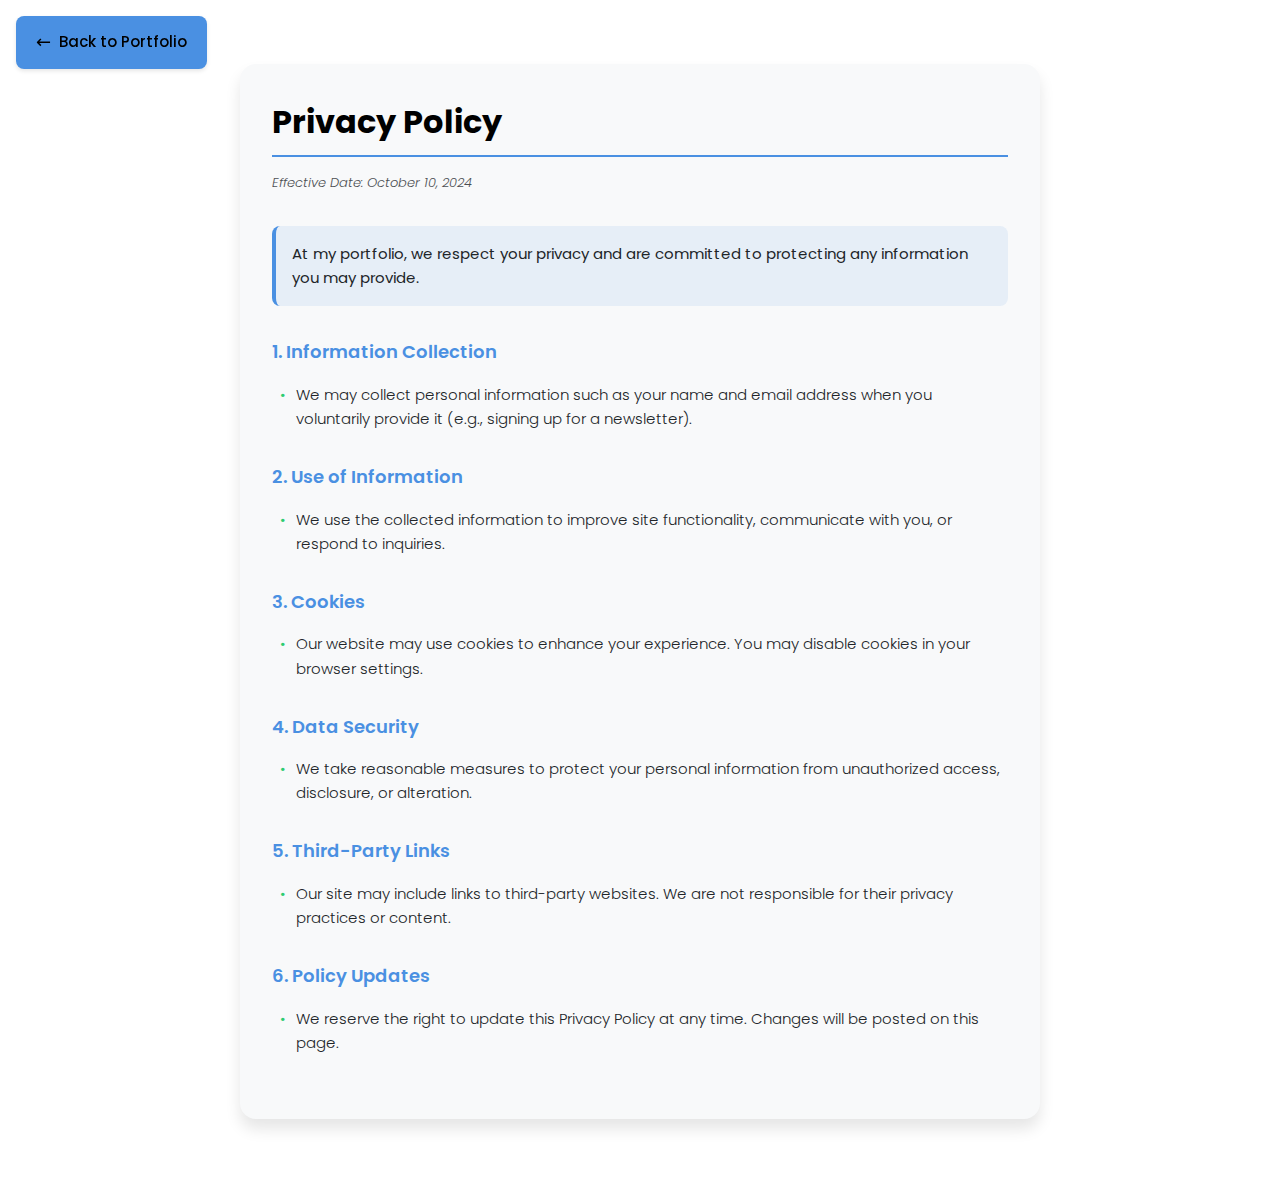
<file: privacy_policy.html>
<!DOCTYPE html>
<html lang="en">
<head>
    <meta charset="UTF-8">
    <meta name="viewport" content="width=device-width, initial-scale=1.0">
    <meta name="description" content="Terms of Use for your portfolio website">
    <title>Privacy Policy</title>
    <link rel="preconnect" href="https://fonts.googleapis.com">
    <link rel="preconnect" href="https://fonts.gstatic.com" crossorigin>
    <link href="https://fonts.googleapis.com/css2?family=Poppins:wght@300;400;500;600;700&display=swap" rel="stylesheet">
    <style>
        /* Custom properties with enhanced color scheme */
        :root {
            /* Layout */
            --header-height: 3.5rem;
            --section-spacing: 2rem;
            
            /* Colors */
            --primary-color: #4a90e2;
            --primary-hover: #357abd;
            --secondary-color: #2ecc71;
            --accent-color: #f39c12;
            --title-color: #f8f9fa;
            --text-color: #e9ecef;
            --body-color: #121212;
            --container-color: #1a1a1a;
            --scroll-bar-color: #4a4a4a;
            --scroll-thumb-color: #6b6b6b;
            --error-color: #e74c3c;
            --success-color: #27ae60;

            /* Typography */
            --body-font: 'Poppins', system-ui, -apple-system, sans-serif;
            --title-font-size: clamp(1.5rem, 5vw, 2rem);
            --subtitle-font-size: clamp(1rem, 3vw, 1.125rem);
            --normal-font-size: clamp(0.875rem, 2vw, 0.938rem);
            --small-font-size: clamp(0.75rem, 1.5vw, 0.813rem);

            /* Font weights */
            --font-light: 300;
            --font-normal: 400;
            --font-medium: 500;
            --font-semibold: 600;
            --font-bold: 700;

            /* Transitions */
            --transition-fast: 0.2s ease;
            --transition-normal: 0.3s ease;

            /* Border Radius */
            --border-radius-sm: 4px;
            --border-radius-md: 8px;
            --border-radius-lg: 16px;

            /* Shadows */
            --shadow-sm: 0 2px 4px rgba(0, 0, 0, 0.1);
            --shadow-md: 0 4px 6px rgba(0, 0, 0, 0.1);
            --shadow-lg: 0 10px 15px rgba(0, 0, 0, 0.1);
        }

        /* Reset and base styles */
        *,
        *::before,
        *::after {
            margin: 0;
            padding: 0;
            box-sizing: border-box;
        }

        /* Improved focus styles for accessibility */
        :focus-visible {
            outline: 3px solid var(--primary-color);
            outline-offset: 2px;
        }

        /* Smooth scrolling for the whole page */
        html {
            scroll-behavior: smooth;
            scroll-padding-top: var(--header-height);
        }

        body {
            font-family: var(--body-font);
            line-height: 1.6;
            color: var(--text-color);
            background-color: var(--body-color);
            min-height: 100vh;
            display: flex;
            flex-direction: column;
        }

        /* Enhanced back link with improved accessibility */
        .back-link {
            position: fixed;
            top: 1rem;
            left: 1rem;
            padding: 0.75rem 1.25rem;
            background-color: var(--primary-color);
            color: var(--title-color);
            text-decoration: none;
            border-radius: var(--border-radius-md);
            font-weight: var(--font-medium);
            font-size: var(--normal-font-size);
            transition: all var(--transition-normal);
            display: inline-flex;
            align-items: center;
            gap: 0.5rem;
            z-index: var(--z-fixed);
            box-shadow: var(--shadow-sm);
        }

        .back-link:hover,
        .back-link:focus-visible {
            background-color: var(--primary-hover);
            transform: translateY(-2px);
            box-shadow: var(--shadow-md);
        }

        .back-link::before {
            content: "←";
            font-size: 1.2em;
            transition: transform var(--transition-fast);
        }

        .back-link:hover::before {
            transform: translateX(-4px);
        }

        /* Enhanced container with animation */
        .container {
            max-width: 800px;
            width: 90%;
            margin: 4rem auto;
            padding: 2rem;
            background-color: var(--container-color);
            border-radius: var(--border-radius-lg);
            box-shadow: var(--shadow-lg);
            animation: fadeIn 0.5s ease-out;
        }

        @keyframes fadeIn {
            from {
                opacity: 0;
                transform: translateY(20px);
            }
            to {
                opacity: 1;
                transform: translateY(0);
            }
        }

        /* Typography enhancements */
        h1 {
            color: var(--title-color);
            font-size: var(--title-font-size);
            font-weight: var(--font-bold);
            margin-bottom: 1rem;
            border-bottom: 2px solid var(--primary-color);
            padding-bottom: 0.5rem;
            position: relative;
        }

        h1::after {
            content: '';
            position: absolute;
            bottom: -2px;
            left: 0;
            width: 50%;
            height: 2px;
            background-color: var(--secondary-color);
            transform: scaleX(0);
            transform-origin: left;
            transition: transform var(--transition-normal);
        }

        .effective-date {
            color: var(--text-color);
            font-style: italic;
            font-size: var(--small-font-size);
            margin-bottom: var(--section-spacing);
            font-weight: var(--font-light);
            opacity: 0.8;
        }

        .welcome {
            margin-bottom: var(--section-spacing);
            font-size: var(--normal-font-size);
            font-weight: var(--font-normal);
            padding: 1rem;
            background-color: rgba(74, 144, 226, 0.1);
            border-radius: var(--border-radius-md);
            border-left: 4px solid var(--primary-color);
        }

        .section {
            margin-bottom: var(--section-spacing);
            transition: transform var(--transition-normal);
        }

        h2 {
            color: var(--primary-color);
            font-size: var(--subtitle-font-size);
            font-weight: var(--font-semibold);
            margin-bottom: 1rem;
            display: flex;
            align-items: center;
            gap: 0.5rem;
        }

        ul {
            list-style-type: none;
            padding-left: 1.5rem;
        }

        li {
            margin-bottom: 0.75rem;
            position: relative;
            font-size: var(--normal-font-size);
            font-weight: var(--font-light);
            transition: color var(--transition-fast);
        }

        li::before {
            content: "•";
            color: var(--secondary-color);
            position: absolute;
            left: -1rem;
            transition: transform var(--transition-fast);
        }

        /* Enhanced scrollbar */
        ::-webkit-scrollbar {
            width: 12px;
            background-color: var(--scroll-bar-color);
        }

        ::-webkit-scrollbar-thumb {
            background-color: var(--scroll-thumb-color);
            border-radius: var(--border-radius-lg);
            border: 3px solid var(--scroll-bar-color);
        }

        ::-webkit-scrollbar-thumb:hover {
            background-color: var(--primary-color);
        }

        /* Print styles */
        @media print {
            .back-link {
                display: none;
            }

            body {
                background-color: white;
                color: black;
            }

            .container {
                box-shadow: none;
                margin: 0;
                padding: 1rem;
            }

            h1, h2 {
                color: black;
            }
        }

        /* Reduced motion preferences */
        @media (prefers-reduced-motion: reduce) {
            * {
                animation-duration: 0.01ms !important;
                animation-iteration-count: 1 !important;
                transition-duration: 0.01ms !important;
                scroll-behavior: auto !important;
            }
        }

        /* Dark mode detection */
        @media (prefers-color-scheme: light) {
            :root {
                --body-color: #ffffff;
                --container-color: #f8f9fa;
                --text-color: #212529;
                --title-color: #000000;
            }
        }

        /* Responsive design improvements */
        @media screen and (max-width: 768px) {
            .container {
                margin: 3rem auto;
                padding: 1.5rem;
                width: 95%;
            }

            .back-link {
                top: 0.5rem;
                left: 0.5rem;
                padding: 0.5rem 1rem;
                font-size: var(--small-font-size);
            }

            .section:hover {
                transform: none;
            }
        }
    </style>
</head>
<body>
    <a href="index.html" class="back-link" aria-label="Back to Portfolio">Back to Portfolio</a>
    <main class="container">
        <h1>Privacy Policy</h1>
        <p class="effective-date">Effective Date: <time datetime="2024-10-10">October 10, 2024</time></p>
        
        <div class="welcome" role="note">
            At my portfolio, we respect your privacy and are committed to protecting any information you may provide.
        </div>

        <section class="section" aria-labelledby="information-collection">
            <h2 id="information-collection">1. Information Collection</h2>
            <ul>
                <li>We may collect personal information such as your name and email address when you voluntarily provide it (e.g., signing up for a newsletter).</li>
            </ul>
        </section>

        <section class="section" aria-labelledby="use-of-information">
            <h2 id="use-of-information">2. Use of Information</h2>
            <ul>
                <li>We use the collected information to improve site functionality, communicate with you, or respond to inquiries.</li>
            </ul>
        </section>

        <section class="section" aria-labelledby="cookies">
            <h2 id="cookies">3. Cookies</h2>
            <ul>
                <li>Our website may use cookies to enhance your experience. You may disable cookies in your browser settings.</li>
            </ul>
        </section>

        <section class="section" aria-labelledby="data-security">
            <h2 id="data-security">4. Data Security</h2>
            <ul>
                <li>We take reasonable measures to protect your personal information from unauthorized access, disclosure, or alteration.</li>
            </ul>
        </section>

        <section class="section" aria-labelledby="third-party-links">
            <h2 id="third-party-links">5. Third-Party Links</h2>
            <ul>
                <li>Our site may include links to third-party websites. We are not responsible for their privacy practices or content.</li>
            </ul>
        </section>
        <section class="section" aria-labelledby="policy-updates">
            <h2 id="policy-updates">6. Policy Updates</h2>
            <ul>
                <li>We reserve the right to update this Privacy Policy at any time. Changes will be posted on this page.</li>
            </ul>
        </section>
    </main>
</body>
</html>
</file>
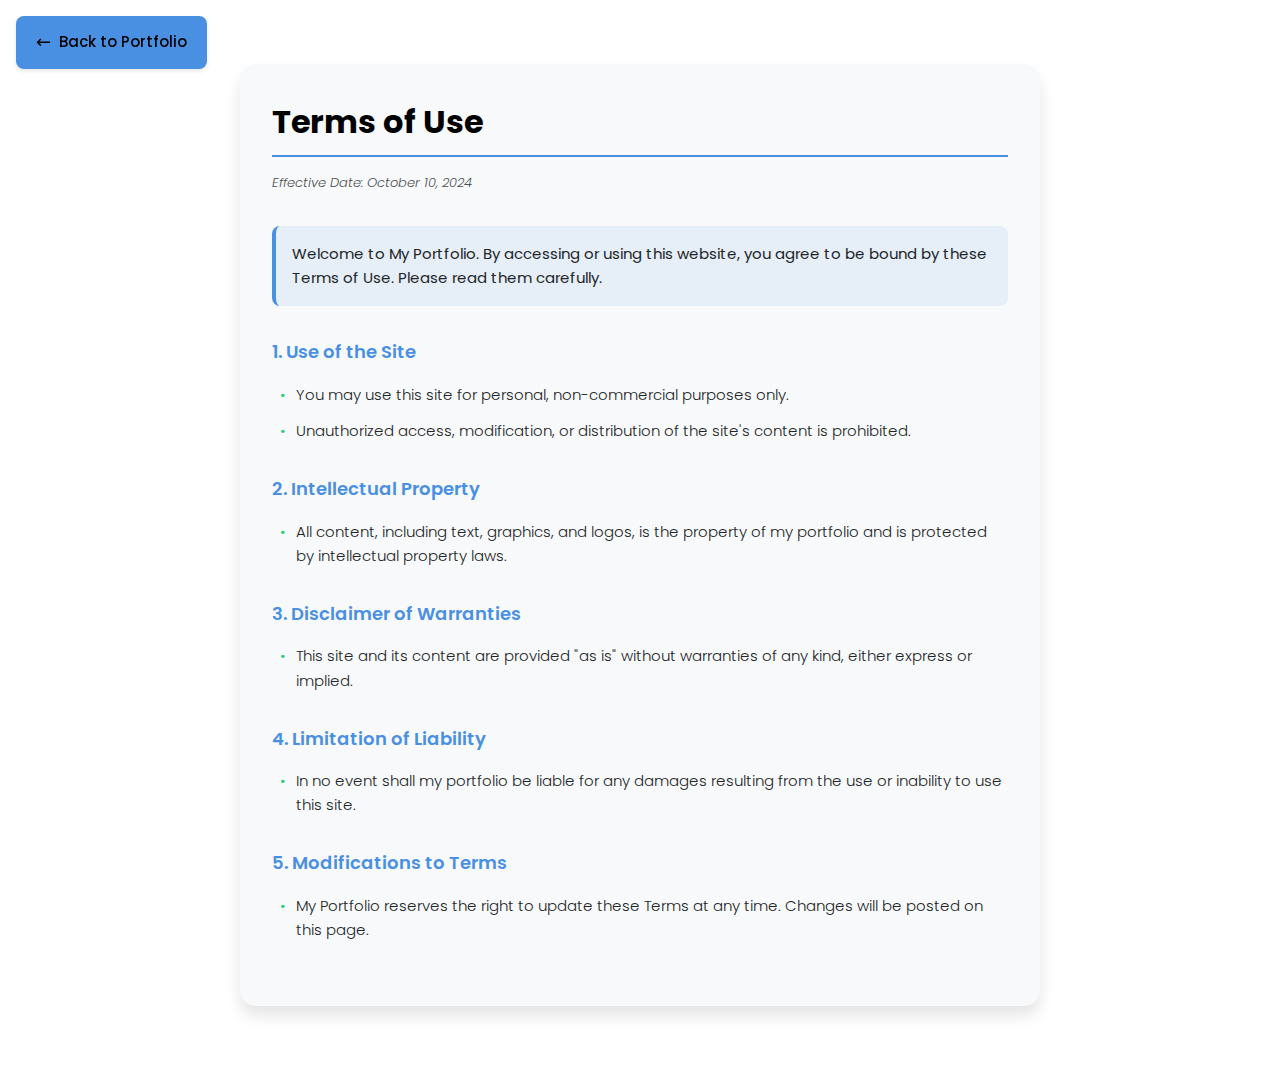
<file: terms_of_use.html>
<!DOCTYPE html>
<html lang="en">
<head>
    <meta charset="UTF-8">
    <meta name="viewport" content="width=device-width, initial-scale=1.0">
    <meta name="description" content="Terms of Use for your portfolio website">
    <title>Terms of Use | Your Portfolio</title>
    <link rel="preconnect" href="https://fonts.googleapis.com">
    <link rel="preconnect" href="https://fonts.gstatic.com" crossorigin>
    <link href="https://fonts.googleapis.com/css2?family=Poppins:wght@300;400;500;600;700&display=swap" rel="stylesheet">
    <style>
        /* Custom properties with enhanced color scheme */
        :root {
            /* Layout */
            --header-height: 3.5rem;
            --section-spacing: 2rem;
            
            /* Colors */
            --primary-color: #4a90e2;
            --primary-hover: #357abd;
            --secondary-color: #2ecc71;
            --accent-color: #f39c12;
            --title-color: #f8f9fa;
            --text-color: #e9ecef;
            --body-color: #121212;
            --container-color: #1a1a1a;
            --scroll-bar-color: #4a4a4a;
            --scroll-thumb-color: #6b6b6b;
            --error-color: #e74c3c;
            --success-color: #27ae60;

            /* Typography */
            --body-font: 'Poppins', system-ui, -apple-system, sans-serif;
            --title-font-size: clamp(1.5rem, 5vw, 2rem);
            --subtitle-font-size: clamp(1rem, 3vw, 1.125rem);
            --normal-font-size: clamp(0.875rem, 2vw, 0.938rem);
            --small-font-size: clamp(0.75rem, 1.5vw, 0.813rem);

            /* Font weights */
            --font-light: 300;
            --font-normal: 400;
            --font-medium: 500;
            --font-semibold: 600;
            --font-bold: 700;

            /* Transitions */
            --transition-fast: 0.2s ease;
            --transition-normal: 0.3s ease;

            /* Border Radius */
            --border-radius-sm: 4px;
            --border-radius-md: 8px;
            --border-radius-lg: 16px;

            /* Shadows */
            --shadow-sm: 0 2px 4px rgba(0, 0, 0, 0.1);
            --shadow-md: 0 4px 6px rgba(0, 0, 0, 0.1);
            --shadow-lg: 0 10px 15px rgba(0, 0, 0, 0.1);
        }

        /* Reset and base styles */
        *,
        *::before,
        *::after {
            margin: 0;
            padding: 0;
            box-sizing: border-box;
        }

        /* Improved focus styles for accessibility */
        :focus-visible {
            outline: 3px solid var(--primary-color);
            outline-offset: 2px;
        }

        /* Smooth scrolling for the whole page */
        html {
            scroll-behavior: smooth;
            scroll-padding-top: var(--header-height);
        }

        body {
            font-family: var(--body-font);
            line-height: 1.6;
            color: var(--text-color);
            background-color: var(--body-color);
            min-height: 100vh;
            display: flex;
            flex-direction: column;
        }

        /* Enhanced back link with improved accessibility */
        .back-link {
            position: fixed;
            top: 1rem;
            left: 1rem;
            padding: 0.75rem 1.25rem;
            background-color: var(--primary-color);
            color: var(--title-color);
            text-decoration: none;
            border-radius: var(--border-radius-md);
            font-weight: var(--font-medium);
            font-size: var(--normal-font-size);
            transition: all var(--transition-normal);
            display: inline-flex;
            align-items: center;
            gap: 0.5rem;
            z-index: var(--z-fixed);
            box-shadow: var(--shadow-sm);
        }

        .back-link:hover,
        .back-link:focus-visible {
            background-color: var(--primary-hover);
            transform: translateY(-2px);
            box-shadow: var(--shadow-md);
        }

        .back-link::before {
            content: "←";
            font-size: 1.2em;
            transition: transform var(--transition-fast);
        }

        .back-link:hover::before {
            transform: translateX(-4px);
        }

        /* Enhanced container with animation */
        .container {
            max-width: 800px;
            width: 90%;
            margin: 4rem auto;
            padding: 2rem;
            background-color: var(--container-color);
            border-radius: var(--border-radius-lg);
            box-shadow: var(--shadow-lg);
            animation: fadeIn 0.5s ease-out;
        }

        @keyframes fadeIn {
            from {
                opacity: 0;
                transform: translateY(20px);
            }
            to {
                opacity: 1;
                transform: translateY(0);
            }
        }

        /* Typography enhancements */
        h1 {
            color: var(--title-color);
            font-size: var(--title-font-size);
            font-weight: var(--font-bold);
            margin-bottom: 1rem;
            border-bottom: 2px solid var(--primary-color);
            padding-bottom: 0.5rem;
            position: relative;
        }

        h1::after {
            content: '';
            position: absolute;
            bottom: -2px;
            left: 0;
            width: 50%;
            height: 2px;
            background-color: var(--secondary-color);
            transform: scaleX(0);
            transform-origin: left;
            transition: transform var(--transition-normal);
        }

        .effective-date {
            color: var(--text-color);
            font-style: italic;
            font-size: var(--small-font-size);
            margin-bottom: var(--section-spacing);
            font-weight: var(--font-light);
            opacity: 0.8;
        }

        .welcome {
            margin-bottom: var(--section-spacing);
            font-size: var(--normal-font-size);
            font-weight: var(--font-normal);
            padding: 1rem;
            background-color: rgba(74, 144, 226, 0.1);
            border-radius: var(--border-radius-md);
            border-left: 4px solid var(--primary-color);
        }

        .section {
            margin-bottom: var(--section-spacing);
            transition: transform var(--transition-normal);
        }

        h2 {
            color: var(--primary-color);
            font-size: var(--subtitle-font-size);
            font-weight: var(--font-semibold);
            margin-bottom: 1rem;
            display: flex;
            align-items: center;
            gap: 0.5rem;
        }

        ul {
            list-style-type: none;
            padding-left: 1.5rem;
        }

        li {
            margin-bottom: 0.75rem;
            position: relative;
            font-size: var(--normal-font-size);
            font-weight: var(--font-light);
            transition: color var(--transition-fast);
        }

        li::before {
            content: "•";
            color: var(--secondary-color);
            position: absolute;
            left: -1rem;
            transition: transform var(--transition-fast);
        }

        /* Enhanced scrollbar */
        ::-webkit-scrollbar {
            width: 12px;
            background-color: var(--scroll-bar-color);
        }

        ::-webkit-scrollbar-thumb {
            background-color: var(--scroll-thumb-color);
            border-radius: var(--border-radius-lg);
            border: 3px solid var(--scroll-bar-color);
        }

        ::-webkit-scrollbar-thumb:hover {
            background-color: var(--primary-color);
        }

        /* Print styles */
        @media print {
            .back-link {
                display: none;
            }

            body {
                background-color: white;
                color: black;
            }

            .container {
                box-shadow: none;
                margin: 0;
                padding: 1rem;
            }

            h1, h2 {
                color: black;
            }
        }

        /* Reduced motion preferences */
        @media (prefers-reduced-motion: reduce) {
            * {
                animation-duration: 0.01ms !important;
                animation-iteration-count: 1 !important;
                transition-duration: 0.01ms !important;
                scroll-behavior: auto !important;
            }
        }

        /* Dark mode detection */
        @media (prefers-color-scheme: light) {
            :root {
                --body-color: #ffffff;
                --container-color: #f8f9fa;
                --text-color: #212529;
                --title-color: #000000;
            }
        }

        /* Responsive design improvements */
        @media screen and (max-width: 768px) {
            .container {
                margin: 3rem auto;
                padding: 1.5rem;
                width: 95%;
            }

            .back-link {
                top: 0.5rem;
                left: 0.5rem;
                padding: 0.5rem 1rem;
                font-size: var(--small-font-size);
            }

            .section:hover {
                transform: none;
            }
        }
    </style>
</head>
<body>
    <a href="./index.html" class="back-link" aria-label="Back to Portfolio">Back to Portfolio</a>
    <main class="container">
        <h1>Terms of Use</h1>
        <p class="effective-date">Effective Date: <time datetime="2024-10-10">October 10, 2024</time></p>
        
        <div class="welcome" role="note">
            Welcome to My Portfolio. By accessing or using this website, you agree to be bound by these Terms of Use. Please read them carefully.
        </div>

        <section class="section" aria-labelledby="use-of-site">
            <h2 id="use-of-site">1. Use of the Site</h2>
            <ul>
                <li>You may use this site for personal, non-commercial purposes only.</li>
                <li>Unauthorized access, modification, or distribution of the site's content is prohibited.</li>
            </ul>
        </section>

        <section class="section" aria-labelledby="intellectual-property">
            <h2 id="intellectual-property">2. Intellectual Property</h2>
            <ul>
                <li>All content, including text, graphics, and logos, is the property of my portfolio and is protected by intellectual property laws.</li>
            </ul>
        </section>

        <section class="section" aria-labelledby="warranties">
            <h2 id="warranties">3. Disclaimer of Warranties</h2>
            <ul>
                <li>This site and its content are provided "as is" without warranties of any kind, either express or implied.</li>
            </ul>
        </section>

        <section class="section" aria-labelledby="liability">
            <h2 id="liability">4. Limitation of Liability</h2>
            <ul>
                <li>In no event shall my portfolio be liable for any damages resulting from the use or inability to use this site.</li>
            </ul>
        </section>

        <section class="section" aria-labelledby="modifications">
            <h2 id="modifications">5. Modifications to Terms</h2>
            <ul>
                <li>My Portfolio reserves the right to update these Terms at any time. Changes will be posted on this page.</li>
            </ul>
        </section>
    </main>
</body>
</html>
</file>
